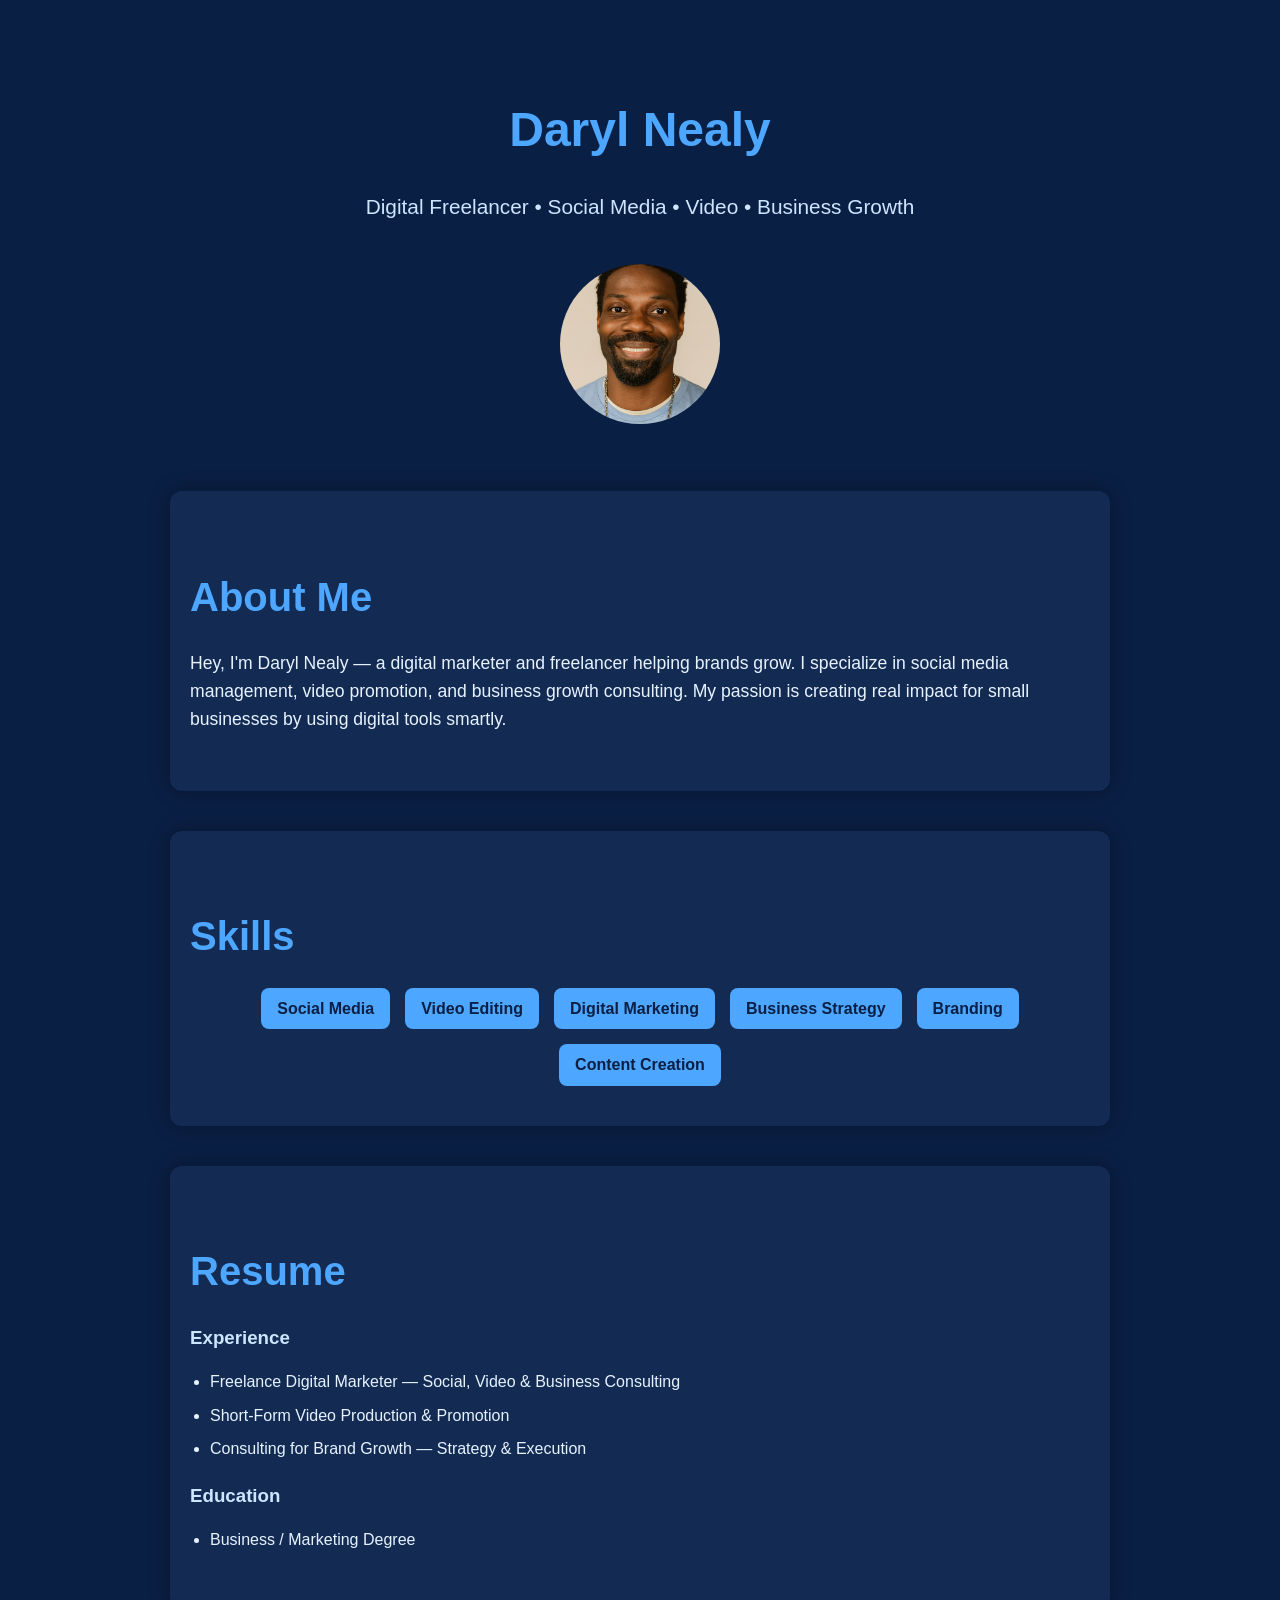
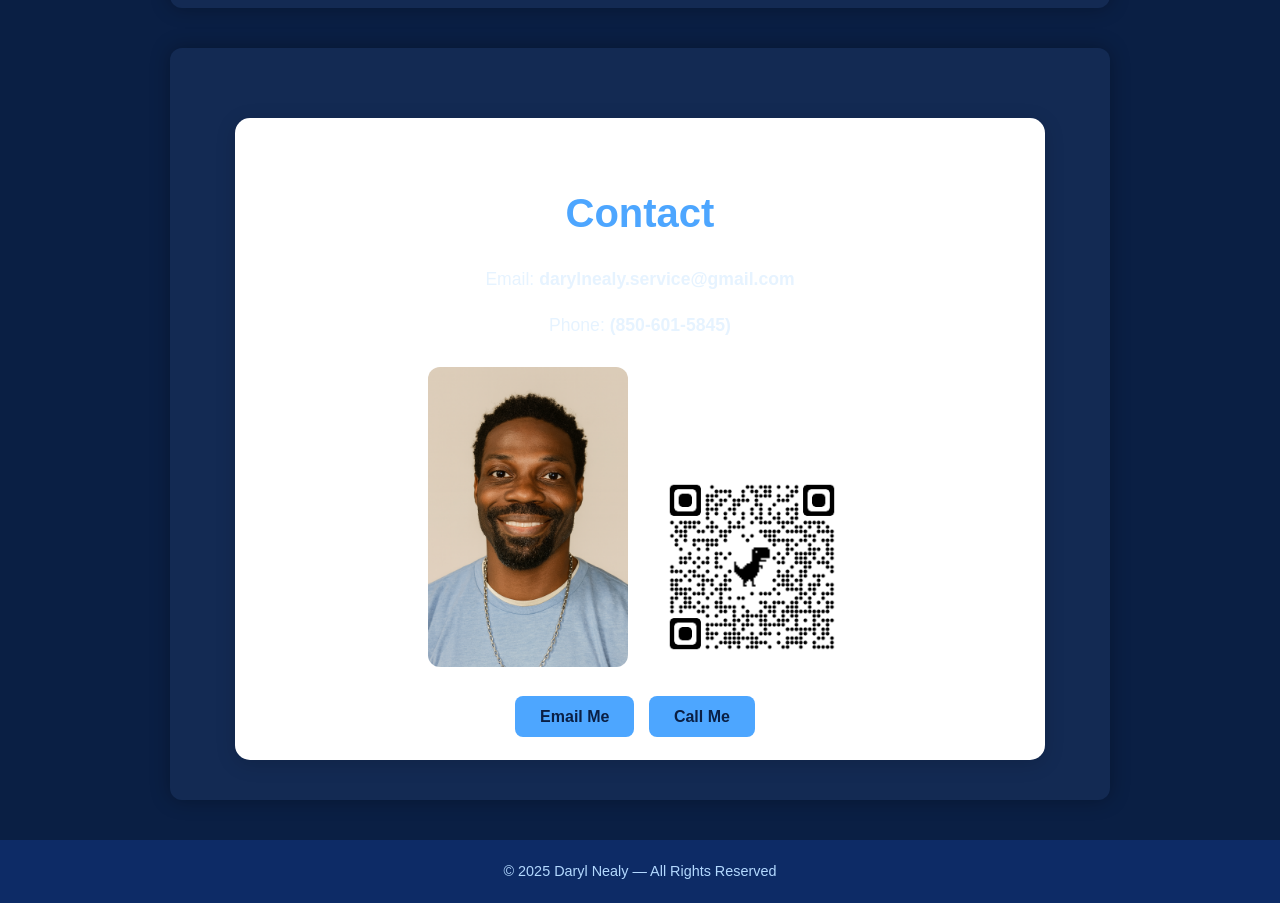
<file: index.html>
<!DOCTYPE html>
<html lang="en">
<head>
  <meta charset="UTF-8" />
  <meta name="viewport" content="width=device-width, initial-scale=1.0" />
  <title>Daryl Nealy – Digital Freelancer</title>
  
  <style>
    body {
      margin: 0;
      font-family: Arial, sans-serif;
      background: #0a1f44;
      color: white;
      line-height: 1.6;
    }
    header {
      text-align: center;
      padding: 60px 20px;
    }
    header h1 {
      font-size: 3em;
      margin-bottom: 10px;
      color: #4da6ff;
    }
    header p {
      font-size: 1.3em;
      color: #cce6ff;
    }
.profile-photo {
    width: 160px;
    height: 160px;
    border-radius: 50%;
    object-fit: cover;
    margin-top: 20px;
}
.contact-photo {
    width: 250px;
    max-width: 250px;
    border-radius: 12px;
}    
    section {
      padding: 40px 20px;
      max-width: 900px;
      margin: auto;
      background: #132a53;
      border-radius: 12px;
      box-shadow: 0 0 20px rgba(0, 0, 0, 0.3);
      margin-bottom: 40px;
    }
    section h2 {
      color: #4da6ff;
      font-size: 2.5em;
      margin-bottom: 20px;
    }
    section p {
      color: #e6f3ff;
      font-size: 1.1em;
    }
    .skills-list {
      display: flex;
      flex-wrap: wrap;
      gap: 15px;
      justify-content: center;
      margin-top: 20px;
    }
    .skill {
      background: #4da6ff;
      padding: 8px 16px;
      border-radius: 8px;
      font-weight: bold;
      color: #0a1f44;
    }
    .resume {
      margin-top: 20px;
    }
    .resume h3 {
      margin-bottom: 10px;
      color: #cce6ff;
    }
    .resume ul {
      list-style-type: disc;
      padding-left: 20px;
    }
    .resume li {
      margin-bottom: 8px;
      color: #e6f3ff;
    }
    .contact-buttons {
      margin-top: 20px;
    }
    .contact-buttons a {
      background: #4da6ff;
      color: #0a1f44;
      padding: 12px 25px;
      border-radius: 8px;
      text-decoration: none;
      font-weight: bold;
      margin-right: 10px;
      transition: 0.25s;
    }
    .contact-buttons a:hover {
      background: #1a8cff;
    }
    .card-contact {.contact-section p,
.contact-section a {
    color: #0a1f44 !important;
}
      background: white;
      color: #0a1f44;
      padding: 30px;
      border-radius: 15px;
      max-width: 750px;
      margin: 30px auto 0 auto;
      box-shadow: 0 4px 20px rgba(0, 0, 0, 0.15);
      text-align: center;
      .card-contact p {
    font-size: 1.1em;
  margin: 0 auto 20px auto;
display: block;
    line-height: 1.6em;
    color: #0a1f44;
}

.card-contact a {
    color: #0a1f44;
    font-weight: bold;
    text-decoration: none;
}

.card-contact a:hover {
    text-decoration: underline;
}
    }
    .card-contact img {
      width: 200px;
      border-radius: 12px;
      margin: 10px;
    }
    footer {
      text-align: center;
      padding: 20px;
      background: #0d2b66;
      color: #b3d9ff;
      font-size: 0.9em;
    }
    @media (max-width: 600px) {
      header h1 { font-size: 2.5em; }
      header p { font-size: 1.1em; }
      .profile-img { width: 150px; height: 150px; }
      section { margin: 20px 10px; padding: 30px 10px; }
    }
  </style>
</head>

<body>
  <header>
    <h1>Daryl Nealy</h1>
    <p>Digital Freelancer • Social Media • Video • Business Growth</p>
    <img src="daryl_nealy.png" alt="Daryl Nealy" class="profile-photo">
  </header>

  <section id="about">
    <h2>About Me</h2>
    <p>
      Hey, I'm Daryl Nealy — a digital marketer and freelancer helping brands grow.
      I specialize in social media management, video promotion, and business growth consulting.
      My passion is creating real impact for small businesses by using digital tools smartly.
    </p>
  </section>

  <section id="skills">
    <h2>Skills</h2>
    <div class="skills-list">
      <span class="skill">Social Media</span>
      <span class="skill">Video Editing</span>
      <span class="skill">Digital Marketing</span>
      <span class="skill">Business Strategy</span>
      <span class="skill">Branding</span>
      <span class="skill">Content Creation</span>
    </div>
  </section>

  <section id="resume">
    <h2>Resume</h2>
    <div class="resume">
      <h3>Experience</h3>
      <ul>
        <li>Freelance Digital Marketer — Social, Video & Business Consulting</li>
        <li>Short-Form Video Production & Promotion</li>
        <li>Consulting for Brand Growth — Strategy & Execution</li>
      </ul>
      <h3>Education</h3>
      <ul>
        <li>Business / Marketing Degree</li>
      </ul>
    </div>
  </section>

  <section id="contact">
    <div class="card-contact">
      <h2>Contact</h2>
      <p>Email: <strong>darylnealy.service@gmail.com</strong></p>
      <p>Phone: <strong>(850-601-5845)</strong></p>

      <div>
        <img src="daryl_nealy.png" alt="Profile Photo">
        <img src="qr.png" alt="QR Code">
      </div>

      <div class="contact-buttons">
        <a href="mailto:darylnealy.service@gmail.com">Email Me</a>
        <a href="tel:+18506015845">Call Me</a>
      </div>
    </div>
  </section>

  <footer>
    © 2025 Daryl Nealy — All Rights Reserved
  </footer>
</body>
</html>
</file>
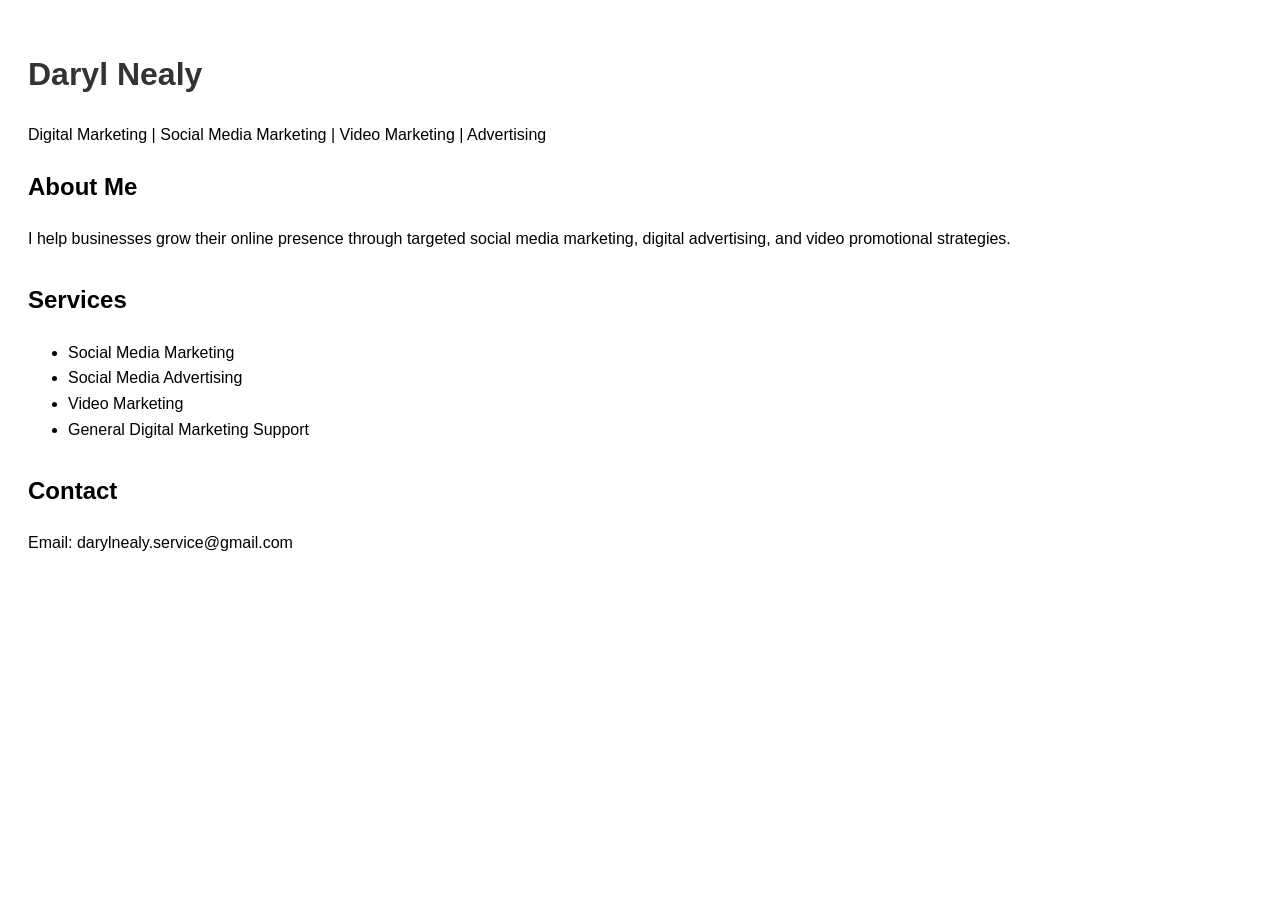
<file: daryl_nealy_website.html>
<!DOCTYPE html>
<html lang="en">
<head>
<meta charset="UTF-8">
<title>Daryl Nealy - Digital Marketing Freelancer</title>
<meta name="viewport" content="width=device-width, initial-scale=1">
<style>
body { font-family: Arial, sans-serif; padding: 20px; line-height: 1.6; }
h1 { color: #333; }
section { margin-bottom: 30px; }
</style>
</head>
<body>
<h1>Daryl Nealy</h1>
<p>Digital Marketing | Social Media Marketing | Video Marketing | Advertising</p>

<section>
<h2>About Me</h2>
<p>I help businesses grow their online presence through targeted social media marketing, digital advertising, and video promotional strategies.</p>
</section>

<section>
<h2>Services</h2>
<ul>
<li>Social Media Marketing</li>
<li>Social Media Advertising</li>
<li>Video Marketing</li>
<li>General Digital Marketing Support</li>
</ul>
</section>

<section>
<h2>Contact</h2>
<p>Email: darylnealy.service@gmail.com</p>
</section>

</body>
</html>
</file>
